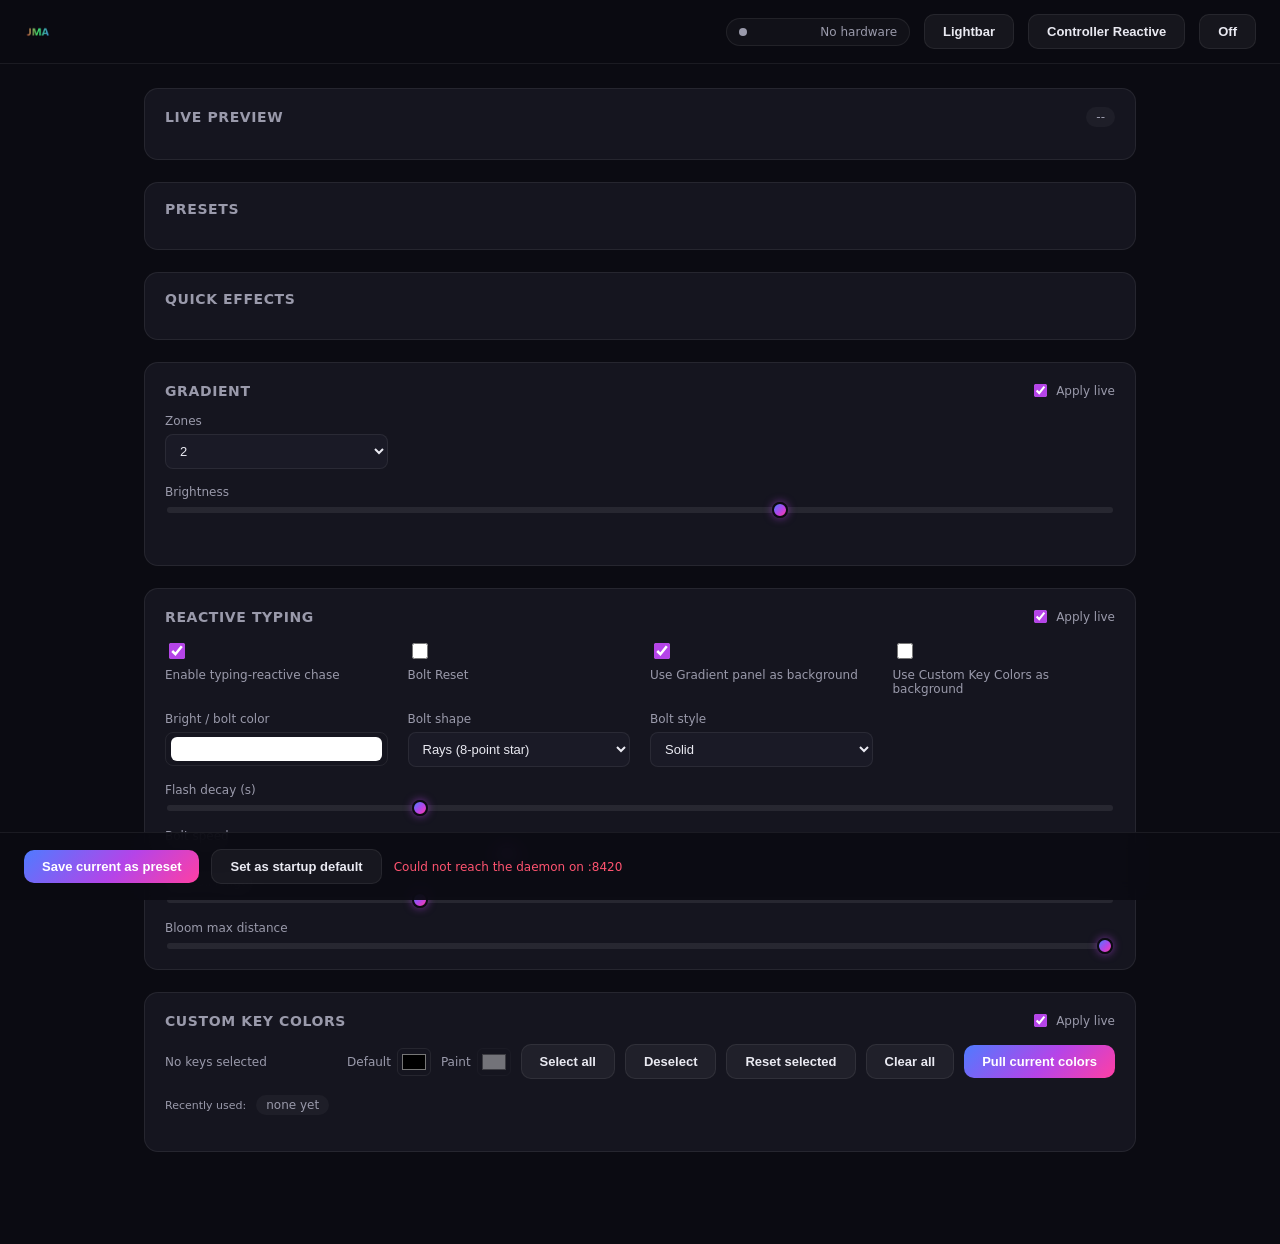
<file: gui/index.html>
<!doctype html>
<html lang="en">
<head>
<meta charset="utf-8">
<meta name="viewport" content="width=device-width, initial-scale=1">
<title>JMA Studio</title>
<link rel="stylesheet" href="style.css">
</head>
<body>

<header class="topbar">
  <div class="brand">
    <img src="logo.png" class="brand-logo" alt="JMA Studio">
  </div>
  <div class="topbar-right">
    <span id="hw-status" class="hw-status">
      <span class="hw-dot"></span>
      <span class="hw-label">checking...</span>
    </span>
    <button id="lightbar-btn" class="btn btn-ghost">Lightbar</button>
    <button id="controller-reactive-btn" class="btn btn-ghost">Controller Reactive</button>
    <button id="off-btn" class="btn btn-ghost">Off</button>
  </div>
</header>

<main>

  <section class="panel preview-panel">
    <div class="panel-header">
      <h2>Live Preview</h2>
      <span class="panel-sub" id="current-effect-label">--</span>
    </div>
    <div id="keyboard" class="keyboard"></div>
  </section>

  <section class="panel">
    <div class="panel-header">
      <h2>Presets</h2>
    </div>
    <div id="preset-grid" class="card-grid"></div>
  </section>

  <section class="panel">
    <div class="panel-header">
      <h2>Quick Effects</h2>
    </div>
    <div id="effect-grid" class="chip-grid"></div>
  </section>

  <section class="panel">
    <div class="panel-header">
      <h2>Gradient</h2>
      <label class="switch-label">
        <input type="checkbox" id="gradient-live" checked>
        <span>Apply live</span>
      </label>
    </div>
    <div class="tune-grid">
      <label class="field">
        <span>Zones</span>
        <select id="g-zone-count">
          <option value="2">2</option>
          <option value="3">3</option>
          <option value="4">4</option>
          <option value="5">5</option>
        </select>
      </label>
      <label class="field wide">
        <span>Brightness <em id="g-brightness-val"></em></span>
        <input type="range" id="g-brightness" min="0" max="1" step="0.05" value="0.65">
      </label>
      <div class="subfield-row" id="g-colors-row"></div>
      <div class="subfield-row" id="g-boundaries-row"></div>
    </div>
  </section>

  <section class="panel">
    <div class="panel-header">
      <h2>Reactive Typing</h2>
      <label class="switch-label">
        <input type="checkbox" id="tr-live" checked>
        <span>Apply live</span>
      </label>
    </div>
    <div class="tune-grid">
      <label class="field">
        <input type="checkbox" id="tr-enabled" checked>
        <span>Enable typing-reactive chase</span>
      </label>
      <label class="field">
        <input type="checkbox" id="tr-bolt-reset">
        <span>Bolt Reset</span>
      </label>
      <label class="field">
        <input type="checkbox" id="tr-use-gradient" checked>
        <span>Use Gradient panel as background</span>
      </label>
      <label class="field">
        <input type="checkbox" id="tr-use-custom-keys">
        <span>Use Custom Key Colors as background</span>
      </label>
      <label class="field" id="tr-base-color-field" hidden>
        <span>Base color</span>
        <input type="color" id="tr-base" value="#262626">
      </label>
      <div class="subfield-row" id="tr-reactive-fields">
        <label class="field">
          <span>Bright / bolt color</span>
          <input type="color" id="tr-bright" value="#ffffff">
        </label>
        <label class="field">
          <span>Bolt shape</span>
          <select id="tr-shape">
            <option value="rays">Rays (8-point star)</option>
            <option value="radial">Radial (true ring)</option>
          </select>
        </label>
        <label class="field">
          <span>Bolt style</span>
          <select id="tr-style">
            <option value="solid">Solid</option>
            <option value="rainbow">Rainbow puke</option>
          </select>
        </label>
        <label class="field wide">
          <span>Flash decay (s) <em id="tr-decay-val"></em></span>
          <input type="range" id="tr-decay" min="0.1" max="2" step="0.05" value="0.6">
        </label>
        <label class="field wide">
          <span>Bolt speed <em id="tr-speed-val"></em></span>
          <input type="range" id="tr-speed" min="2" max="30" step="1" value="12">
        </label>
        <label class="field wide">
          <span>Bolt tail length <em id="tr-tail-val"></em></span>
          <input type="range" id="tr-tail" min="0.5" max="10" step="0.5" value="3">
        </label>
        <label class="field wide">
          <span>Bloom max distance <em id="tr-maxdist-val"></em></span>
          <input type="range" id="tr-maxdist" min="0" max="18.5" step="0.5" value="18.5">
        </label>
        <label class="field wide" id="tr-flicker-field" hidden>
          <span>Rainbow flicker speed <em id="tr-flicker-val"></em></span>
          <input type="range" id="tr-flicker" min="1" max="20" step="1" value="6">
        </label>
      </div>
    </div>
  </section>

  <section class="panel ck-panel">
    <div class="panel-header">
      <h2>Custom Key Colors</h2>
      <label class="switch-label">
        <input type="checkbox" id="ck-live" checked>
        <span>Apply live</span>
      </label>
    </div>
    <div class="ck-toolbar">
      <span id="ck-selection-label" class="ck-selection-label">No keys selected</span>
      <div class="ck-toolbar-spacer"></div>
      <label class="ck-inline-field">
        <span>Default</span>
        <input type="color" id="ck-default-color" value="#000000">
      </label>
      <label class="ck-inline-field">
        <span>Paint</span>
        <input type="color" id="ck-picker" value="#ffffff" disabled>
      </label>
      <button id="ck-select-all" class="btn btn-ghost">Select all</button>
      <button id="ck-select-none" class="btn btn-ghost">Deselect</button>
      <button id="ck-reset-selected" class="btn btn-ghost">Reset selected</button>
      <button id="ck-clear-all" class="btn btn-ghost">Clear all</button>
      <button id="ck-pull-current" class="btn btn-accent">Pull current colors</button>
    </div>
    <div class="ck-recent-row" id="ck-recent-row">
      <span class="ck-recent-label">Recently used:</span>
      <span class="panel-sub" id="ck-recent-empty">none yet</span>
    </div>
    <div id="ck-keyboard" class="keyboard ck-keyboard"></div>
  </section>

</main>

<footer class="actionbar">
  <button id="save-preset-btn" class="btn btn-accent">Save current as preset</button>
  <button id="set-default-btn" class="btn btn-ghost">Set as startup default</button>
  <span id="toast" class="toast"></span>
</footer>

<div id="modal-backdrop" class="modal-backdrop" hidden>
  <div class="modal">
    <h3>Save preset</h3>
    <input type="text" id="modal-name" placeholder="e.g. sunset_chase" autocomplete="off">
    <div class="modal-actions">
      <button id="modal-cancel" class="btn btn-ghost">Cancel</button>
      <button id="modal-confirm" class="btn btn-accent">Save</button>
    </div>
  </div>
</div>

<script src="app.js"></script>
</body>
</html>
</file>
<file: gui/style.css>
:root {
  --bg: #0b0b12;
  --panel: #15151f;
  --panel-border: rgba(255,255,255,0.07);
  --text: #eaeaf2;
  --text-muted: #9a9aab;
  --accent-a: #4f7bff;
  --accent-b: #b544e8;
  --accent-c: #ff3fa4;
  --accent-grad: linear-gradient(135deg, var(--accent-a) 0%, var(--accent-b) 55%, var(--accent-c) 100%);
  --success: #3ddc84;
  --danger: #ff5470;
  --radius: 14px;
}

* { box-sizing: border-box; }

/* Elements toggled via the `hidden` attribute/property must actually
   disappear -- several rules below set `display` explicitly on their
   own class, which otherwise wins the cascade over the browser's
   default [hidden]{display:none} and leaves them visible. */
[hidden] { display: none !important; }

body {
  margin: 0;
  background: var(--bg);
  color: var(--text);
  font-family: 'Segoe UI Variable', 'Segoe UI', 'Inter', system-ui, sans-serif;
  font-size: 14px;
  -webkit-font-smoothing: antialiased;
}

/* ---- topbar ---- */

.topbar {
  display: flex;
  align-items: center;
  justify-content: space-between;
  padding: 14px 24px;
  border-bottom: 1px solid var(--panel-border);
  position: sticky;
  top: 0;
  background: rgba(11,11,18,0.85);
  backdrop-filter: blur(10px);
  z-index: 10;
}

.brand { display: flex; align-items: center; gap: 10px; }

.brand-logo {
  height: 28px;
  width: auto;
  display: block;
}

.topbar-right { display: flex; align-items: center; gap: 14px; }

.hw-status {
  display: flex;
  align-items: center;
  gap: 8px;
  font-size: 12px;
  color: var(--text-muted);
  padding: 6px 12px;
  background: rgba(255,255,255,0.03);
  border: 1px solid var(--panel-border);
  border-radius: 999px;
}

.hw-dot {
  width: 8px;
  height: 8px;
  border-radius: 50%;
  background: var(--text-muted);
  transition: background 0.3s, box-shadow 0.3s;
}

.hw-status.connected .hw-dot {
  background: var(--success);
  box-shadow: 0 0 8px rgba(61, 220, 132, 0.8);
}

.hw-status.connected .hw-label::after { content: "Connected"; }
.hw-status:not(.connected) .hw-label::after { content: "No hardware"; }
.hw-label { visibility: hidden; display: inline-block; white-space: nowrap; }
.hw-label::after { visibility: visible; display: inline-block; white-space: nowrap; }

/* ---- layout ---- */

main {
  max-width: 1040px;
  margin: 0 auto;
  padding: 24px;
  display: flex;
  flex-direction: column;
  gap: 22px;
}

.panel {
  background: var(--panel);
  border: 1px solid var(--panel-border);
  border-radius: var(--radius);
  padding: 18px 20px;
}

.panel-header {
  display: flex;
  align-items: center;
  justify-content: space-between;
  margin-bottom: 14px;
}

.panel-header h2 {
  font-size: 14px;
  margin: 0;
  font-weight: 600;
  text-transform: uppercase;
  letter-spacing: 0.6px;
  color: var(--text-muted);
}

.panel-sub {
  font-size: 12px;
  color: var(--text-muted);
  padding: 3px 10px;
  border-radius: 999px;
  background: rgba(255,255,255,0.04);
}

/* ---- keyboard preview ---- */

.preview-panel { overflow-x: auto; }

.keyboard {
  position: relative;
  /* width/height are computed and set inline in app.js, scaled to
     fit the panel -- no fixed size here. */
}

/* Centers the main live-preview board horizontally within its panel
   (it's a block div with an explicit pixel width narrower than the
   panel on most window sizes, so it sat flush-left by default before
   this). Scoped to #keyboard only, not the shared .keyboard class --
   the Custom Key Colors editor grid (#ck-keyboard) wasn't part of this
   request and keeps its previous flush-left alignment.
   REVERT: delete this #keyboard rule to go back to flush-left. */
#keyboard {
  margin: 0 auto;
}

.key {
  position: absolute;
  border-radius: 5px;
  background: #1c1c26;
  border: 1px solid rgba(255,255,255,0.08);
  transition: background-color 60ms linear;
  display: flex;
  align-items: center;
  justify-content: center;
  color: rgba(255,255,255,0.55);
  font-weight: 500;
  line-height: 1;
  overflow: hidden;
  white-space: nowrap;
  padding: 0 2px;
  pointer-events: none;
  user-select: none;
}

/* ---- custom key color editor ---- */

.ck-toolbar {
  display: flex;
  align-items: center;
  flex-wrap: wrap;
  gap: 10px;
  margin-bottom: 12px;
}

.ck-toolbar-spacer { flex: 1; }

.ck-selection-label {
  font-size: 12px;
  color: var(--text-muted);
}

.ck-inline-field {
  display: flex;
  align-items: center;
  gap: 6px;
  font-size: 12px;
  color: var(--text-muted);
}

.ck-inline-field input[type="color"] {
  width: 34px;
  height: 28px;
  border: 1px solid var(--panel-border);
  border-radius: 6px;
  background: none;
  cursor: pointer;
}
.ck-inline-field input[type="color"]:disabled { opacity: 0.4; cursor: not-allowed; }

.ck-recent-row {
  display: flex;
  align-items: center;
  flex-wrap: wrap;
  gap: 8px;
  margin-bottom: 14px;
  min-height: 28px;
}

.ck-recent-label {
  font-size: 11px;
  color: var(--text-muted);
  margin-right: 2px;
}

.ck-swatch {
  width: 24px;
  height: 24px;
  border-radius: 6px;
  border: 1px solid var(--panel-border);
  cursor: pointer;
  padding: 0;
  transition: transform 0.1s ease;
}
.ck-swatch:hover { transform: scale(1.15); }

.ck-panel { overflow-x: auto; }
.ck-keyboard .key {
  cursor: pointer;
  pointer-events: auto;
  border-width: 1px;
  transition: background-color 60ms linear, box-shadow 0.1s ease;
}
.ck-keyboard .key:hover { box-shadow: 0 0 0 1px rgba(255,255,255,0.35) inset; }
.ck-keyboard .key.selected {
  box-shadow: 0 0 0 2px var(--accent-b), 0 0 8px rgba(181, 68, 232, 0.7);
}

/* ---- preset cards ---- */

.card-grid {
  display: grid;
  grid-template-columns: repeat(auto-fill, minmax(180px, 1fr));
  gap: 12px;
}

.preset-card {
  position: relative;
  border-radius: 12px;
  padding: 14px;
  background: #1a1a26;
  border: 1px solid var(--panel-border);
  cursor: pointer;
  transition: transform 0.15s ease, box-shadow 0.15s ease, border-color 0.15s ease;
  overflow: hidden;
}

.preset-card::before {
  content: "";
  position: absolute;
  inset: 0;
  opacity: 0;
  background: var(--accent-grad);
  transition: opacity 0.2s ease;
  z-index: 0;
}

.preset-card:hover {
  transform: translateY(-3px);
  border-color: rgba(181, 68, 232, 0.5);
  box-shadow: 0 10px 24px rgba(0,0,0,0.35);
}

.preset-card.active { border-color: var(--accent-b); }
.preset-card.active::before { opacity: 0.12; }

.preset-card-name {
  position: relative;
  z-index: 1;
  font-weight: 600;
  font-size: 13px;
  margin-bottom: 6px;
  word-break: break-word;
}

.preset-card-effect {
  position: relative;
  z-index: 1;
  font-size: 11px;
  color: var(--text-muted);
}

.preset-card-badges {
  position: relative;
  z-index: 1;
  margin-top: 10px;
  display: flex;
  gap: 6px;
}

.badge {
  font-size: 10px;
  padding: 2px 7px;
  border-radius: 999px;
  background: rgba(255,255,255,0.06);
  color: var(--text-muted);
}

.badge.default { background: rgba(61, 220, 132, 0.15); color: var(--success); }

.preset-delete {
  position: absolute;
  top: 8px;
  right: 8px;
  z-index: 2;
  width: 20px;
  height: 20px;
  border-radius: 50%;
  border: none;
  background: rgba(255,255,255,0.08);
  color: var(--text-muted);
  cursor: pointer;
  font-size: 12px;
  line-height: 20px;
  text-align: center;
  padding: 0;
  opacity: 0;
  transition: opacity 0.15s ease, background 0.15s ease, color 0.15s ease;
}

.preset-card:hover .preset-delete { opacity: 1; }
.preset-delete:hover { background: var(--danger); color: white; }

/* ---- quick effect chips ---- */

.chip-grid { display: flex; flex-wrap: wrap; gap: 10px; }

.chip {
  padding: 9px 16px;
  border-radius: 999px;
  background: #1a1a26;
  border: 1px solid var(--panel-border);
  color: var(--text);
  cursor: pointer;
  font-size: 13px;
  transition: transform 0.15s ease, border-color 0.15s ease, background 0.15s ease;
}

.chip:hover { border-color: var(--accent-a); transform: translateY(-2px); }
.chip.active { background: var(--accent-grad); border-color: transparent; font-weight: 600; }

/* ---- tuning fields ---- */

.tune-grid {
  display: grid;
  grid-template-columns: repeat(auto-fit, minmax(200px, 1fr));
  gap: 16px 20px;
}

.field {
  display: flex;
  flex-direction: column;
  gap: 6px;
  font-size: 12px;
  color: var(--text-muted);
}

.field.wide { grid-column: 1 / -1; }

/* Lets a wrapper div be hidden/shown as one unit (toggling the
   typing-reactive-only fields off when the chase is disabled) without
   breaking the parent .tune-grid's per-field auto-fit column layout --
   when not hidden, `display: contents` makes the wrapper invisible to
   layout so its children act as direct grid children, same as before
   the wrapper was introduced. */
#tr-reactive-fields { display: contents; }

/* Dynamically-populated rows of per-zone color pickers / boundary
   sliders (multi-zone gradient tuning). */
.subfield-row {
  grid-column: 1 / -1;
  display: flex;
  gap: 14px;
  flex-wrap: wrap;
}
.subfield {
  display: flex;
  flex-direction: column;
  gap: 4px;
  font-size: 11px;
  min-width: 90px;
  flex: 1;
}
.subfield input[type="color"] {
  width: 100%;
  height: 30px;
  border: 1px solid var(--panel-border);
  border-radius: 8px;
  background: none;
  cursor: pointer;
}
.subfield input[type="color"]::-webkit-color-swatch-wrapper { padding: 3px; }
.subfield input[type="color"]::-webkit-color-swatch { border: none; border-radius: 6px; }
.subfield input[type="range"] {
  -webkit-appearance: none;
  appearance: none;
  height: 6px;
  border-radius: 999px;
  background: rgba(255,255,255,0.08);
  outline: none;
}
.subfield input[type="range"]::-webkit-slider-thumb {
  -webkit-appearance: none;
  width: 14px;
  height: 14px;
  border-radius: 50%;
  background: var(--accent-grad);
  cursor: pointer;
  box-shadow: 0 0 6px rgba(181, 68, 232, 0.6);
  border: 2px solid #0b0b12;
}
.subfield span { display: flex; justify-content: space-between; color: var(--text-muted); }
.subfield em { color: var(--text); font-style: normal; }

.field > span { display: flex; justify-content: space-between; }
.field em { color: var(--text); font-style: normal; }

.field input[type="checkbox"] {
  width: 16px;
  height: 16px;
  accent-color: var(--accent-b);
}

.field input[type="color"] {
  -webkit-appearance: none;
  appearance: none;
  width: 100%;
  height: 34px;
  border: 1px solid var(--panel-border);
  border-radius: 8px;
  background: none;
  cursor: pointer;
}
.field input[type="color"]::-webkit-color-swatch-wrapper { padding: 3px; }
.field input[type="color"]::-webkit-color-swatch { border: none; border-radius: 6px; }

.field select {
  padding: 8px 10px;
  border-radius: 8px;
  background: #1a1a26;
  border: 1px solid var(--panel-border);
  color: var(--text);
  font-size: 13px;
}

/* range sliders */

.field input[type="range"] {
  -webkit-appearance: none;
  appearance: none;
  height: 6px;
  border-radius: 999px;
  background: linear-gradient(90deg, rgba(255,255,255,0.08), rgba(255,255,255,0.08));
  outline: none;
}

.field input[type="range"]::-webkit-slider-thumb {
  -webkit-appearance: none;
  width: 16px;
  height: 16px;
  border-radius: 50%;
  background: var(--accent-grad);
  cursor: pointer;
  box-shadow: 0 0 8px rgba(181, 68, 232, 0.6);
  border: 2px solid #0b0b12;
}

.switch-label {
  display: flex;
  align-items: center;
  gap: 6px;
  font-size: 12px;
  color: var(--text-muted);
}
.switch-label input { accent-color: var(--accent-b); }

/* ---- buttons ---- */

.btn {
  padding: 9px 18px;
  border-radius: 10px;
  border: none;
  font-size: 13px;
  font-weight: 600;
  cursor: pointer;
  transition: transform 0.15s ease, filter 0.15s ease;
}
.btn:hover { transform: translateY(-1px); }
.btn:active { transform: translateY(0); }

.btn-accent { background: var(--accent-grad); color: white; }
.btn-accent:hover { filter: brightness(1.1); }

.btn-ghost {
  background: rgba(255,255,255,0.05);
  color: var(--text);
  border: 1px solid var(--panel-border);
}
.btn-ghost:hover { background: rgba(255,255,255,0.09); }

/* ---- footer / toast ---- */

.actionbar {
  position: sticky;
  bottom: 0;
  display: flex;
  align-items: center;
  gap: 12px;
  padding: 16px 24px;
  background: rgba(11,11,18,0.9);
  backdrop-filter: blur(10px);
  border-top: 1px solid var(--panel-border);
}

.toast {
  font-size: 12px;
  color: var(--success);
  opacity: 0;
  transition: opacity 0.3s ease;
}
.toast.show { opacity: 1; }
.toast.error { color: var(--danger); }

/* ---- modal ---- */

.modal-backdrop {
  position: fixed;
  inset: 0;
  background: rgba(0,0,0,0.6);
  display: flex;
  align-items: center;
  justify-content: center;
  z-index: 100;
}

.modal {
  background: var(--panel);
  border: 1px solid var(--panel-border);
  border-radius: var(--radius);
  padding: 22px;
  width: 320px;
  box-shadow: 0 20px 60px rgba(0,0,0,0.5);
}

.modal h3 { margin: 0 0 14px; font-size: 15px; }

.modal input[type="text"] {
  width: 100%;
  padding: 10px 12px;
  border-radius: 8px;
  border: 1px solid var(--panel-border);
  background: #1a1a26;
  color: var(--text);
  font-size: 13px;
  margin-bottom: 16px;
}

.modal-actions { display: flex; justify-content: flex-end; gap: 10px; }
</file>
